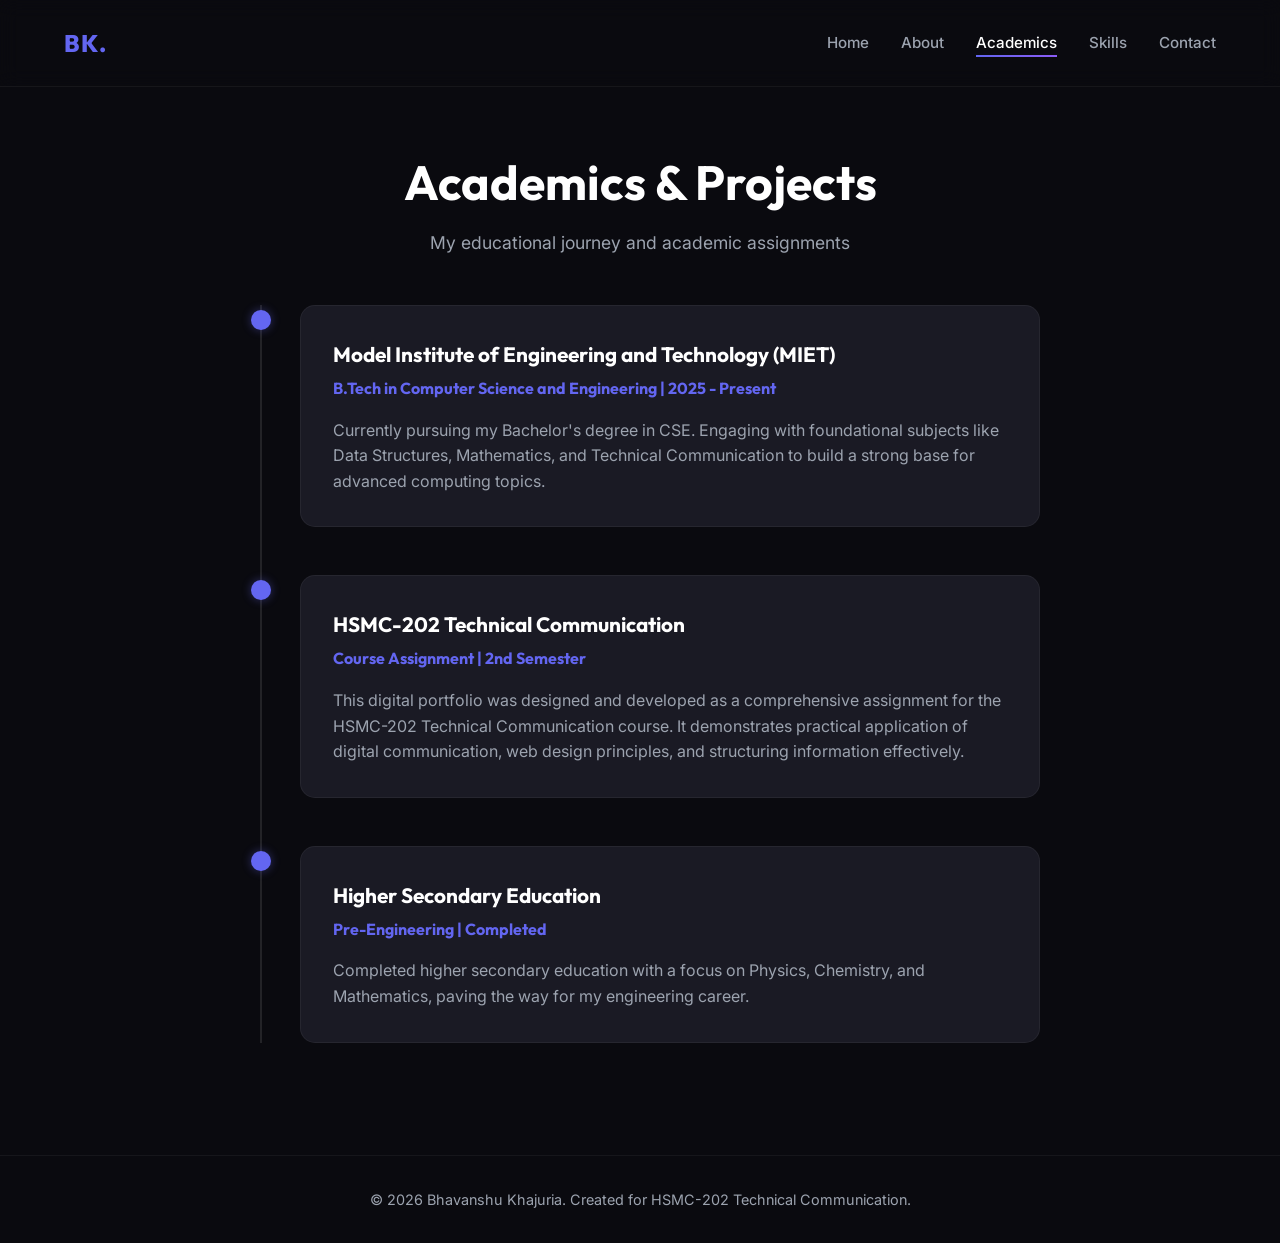
<file: academics.html>
<!DOCTYPE html>
<html lang="en">
<head>
    <meta charset="UTF-8">
    <meta name="viewport" content="width=device-width, initial-scale=1.0">
    <title>Academics & Projects | Bhavanshu Khajuria</title>
    <link rel="stylesheet" href="styles.css">
    <link rel="stylesheet" href="https://cdnjs.cloudflare.com/ajax/libs/font-awesome/6.4.0/css/all.min.css">
</head>
<body>
    <nav>
        <div class="logo">BK.</div>
        <ul class="nav-links">
            <li><a href="index.html">Home</a></li>
            <li><a href="about.html">About</a></li>
            <li><a href="academics.html" class="active">Academics</a></li>
            <li><a href="skills.html">Skills</a></li>
            <li><a href="contact.html">Contact</a></li>
        </ul>
    </nav>

    <main>
        <div class="container">
            <div class="page-header">
                <h1>Academics & <span>Projects</span></h1>
                <p>My educational journey and academic assignments</p>
            </div>

            <div class="timeline">
                <div class="timeline-item">
                    <div class="timeline-dot"></div>
                    <div class="card timeline-content">
                        <h3>Model Institute of Engineering and Technology (MIET)</h3>
                        <h4>B.Tech in Computer Science and Engineering | 2025 - Present</h4>
                        <p>Currently pursuing my Bachelor's degree in CSE. Engaging with foundational subjects like Data Structures, Mathematics, and Technical Communication to build a strong base for advanced computing topics.</p>
                    </div>
                </div>

                <div class="timeline-item">
                    <div class="timeline-dot"></div>
                    <div class="card timeline-content">
                        <h3>HSMC-202 Technical Communication</h3>
                        <h4>Course Assignment | 2nd Semester</h4>
                        <p>This digital portfolio was designed and developed as a comprehensive assignment for the HSMC-202 Technical Communication course. It demonstrates practical application of digital communication, web design principles, and structuring information effectively.</p>
                    </div>
                </div>

                <div class="timeline-item">
                    <div class="timeline-dot"></div>
                    <div class="card timeline-content">
                        <h3>Higher Secondary Education</h3>
                        <h4>Pre-Engineering | Completed</h4>
                        <p>Completed higher secondary education with a focus on Physics, Chemistry, and Mathematics, paving the way for my engineering career.</p>
                    </div>
                </div>
            </div>
        </div>
    </main>

    <footer>
        <p>&copy; 2026 Bhavanshu Khajuria. Created for HSMC-202 Technical Communication.</p>
    </footer>
</body>
</html>
</file>
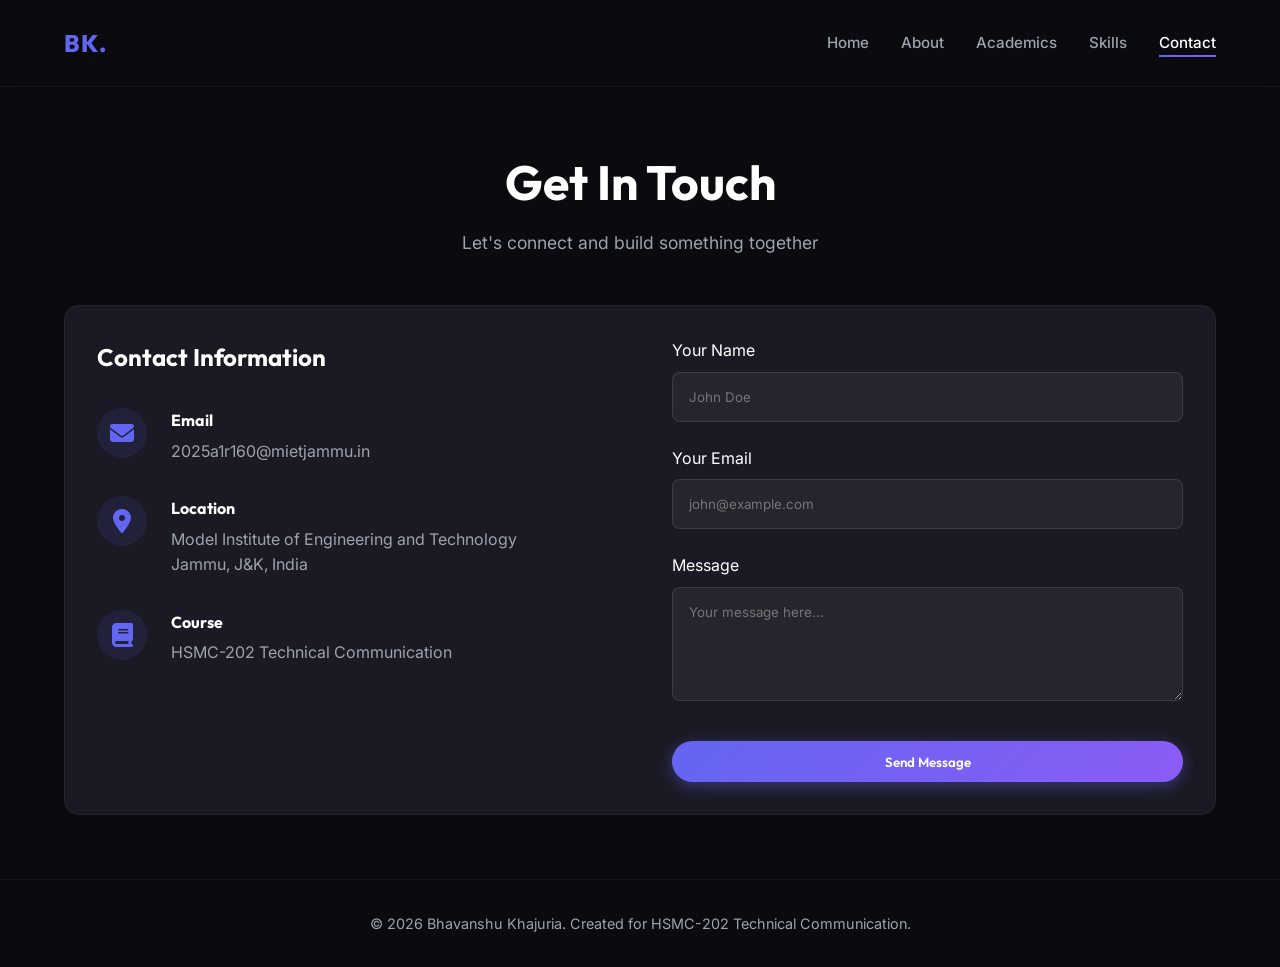
<file: contact.html>
<!DOCTYPE html>
<html lang="en">
<head>
    <meta charset="UTF-8">
    <meta name="viewport" content="width=device-width, initial-scale=1.0">
    <title>Contact | Bhavanshu Khajuria</title>
    <link rel="stylesheet" href="styles.css">
    <link rel="stylesheet" href="https://cdnjs.cloudflare.com/ajax/libs/font-awesome/6.4.0/css/all.min.css">
</head>
<body>
    <nav>
        <div class="logo">BK.</div>
        <ul class="nav-links">
            <li><a href="index.html">Home</a></li>
            <li><a href="about.html">About</a></li>
            <li><a href="academics.html">Academics</a></li>
            <li><a href="skills.html">Skills</a></li>
            <li><a href="contact.html" class="active">Contact</a></li>
        </ul>
    </nav>

    <main>
        <div class="container">
            <div class="page-header">
                <h1>Get In <span>Touch</span></h1>
                <p>Let's connect and build something together</p>
            </div>

            <div class="card contact-wrapper">
                <div class="contact-info">
                    <h3 style="margin-bottom: 2rem; font-size: 1.5rem;">Contact Information</h3>
                    
                    <div class="info-item">
                        <div class="info-icon">
                            <i class="fas fa-envelope"></i>
                        </div>
                        <div class="info-text">
                            <h4>Email</h4>
                            <p>2025a1r160@mietjammu.in</p>
                        </div>
                    </div>

                    <div class="info-item">
                        <div class="info-icon">
                            <i class="fas fa-map-marker-alt"></i>
                        </div>
                        <div class="info-text">
                            <h4>Location</h4>
                            <p>Model Institute of Engineering and Technology<br>Jammu, J&K, India</p>
                        </div>
                    </div>

                    <div class="info-item">
                        <div class="info-icon">
                            <i class="fas fa-book"></i>
                        </div>
                        <div class="info-text">
                            <h4>Course</h4>
                            <p>HSMC-202 Technical Communication</p>
                        </div>
                    </div>
                </div>

                <div class="contact-form-container">
                    <form class="contact-form" onsubmit="event.preventDefault(); alert('Message sent! (Mock implementation)');">
                        <div class="form-group">
                            <label for="name">Your Name</label>
                            <input type="text" id="name" placeholder="John Doe" required>
                        </div>
                        
                        <div class="form-group">
                            <label for="email">Your Email</label>
                            <input type="email" id="email" placeholder="john@example.com" required>
                        </div>
                        
                        <div class="form-group">
                            <label for="message">Message</label>
                            <textarea id="message" rows="5" placeholder="Your message here..." required></textarea>
                        </div>
                        
                        <button type="submit" class="btn btn-primary" style="border: none; width: 100%; margin-top: 1rem;">Send Message</button>
                    </form>
                </div>
            </div>
        </div>
    </main>

    <footer>
        <p>&copy; 2026 Bhavanshu Khajuria. Created for HSMC-202 Technical Communication.</p>
    </footer>
</body>
</html>
</file>
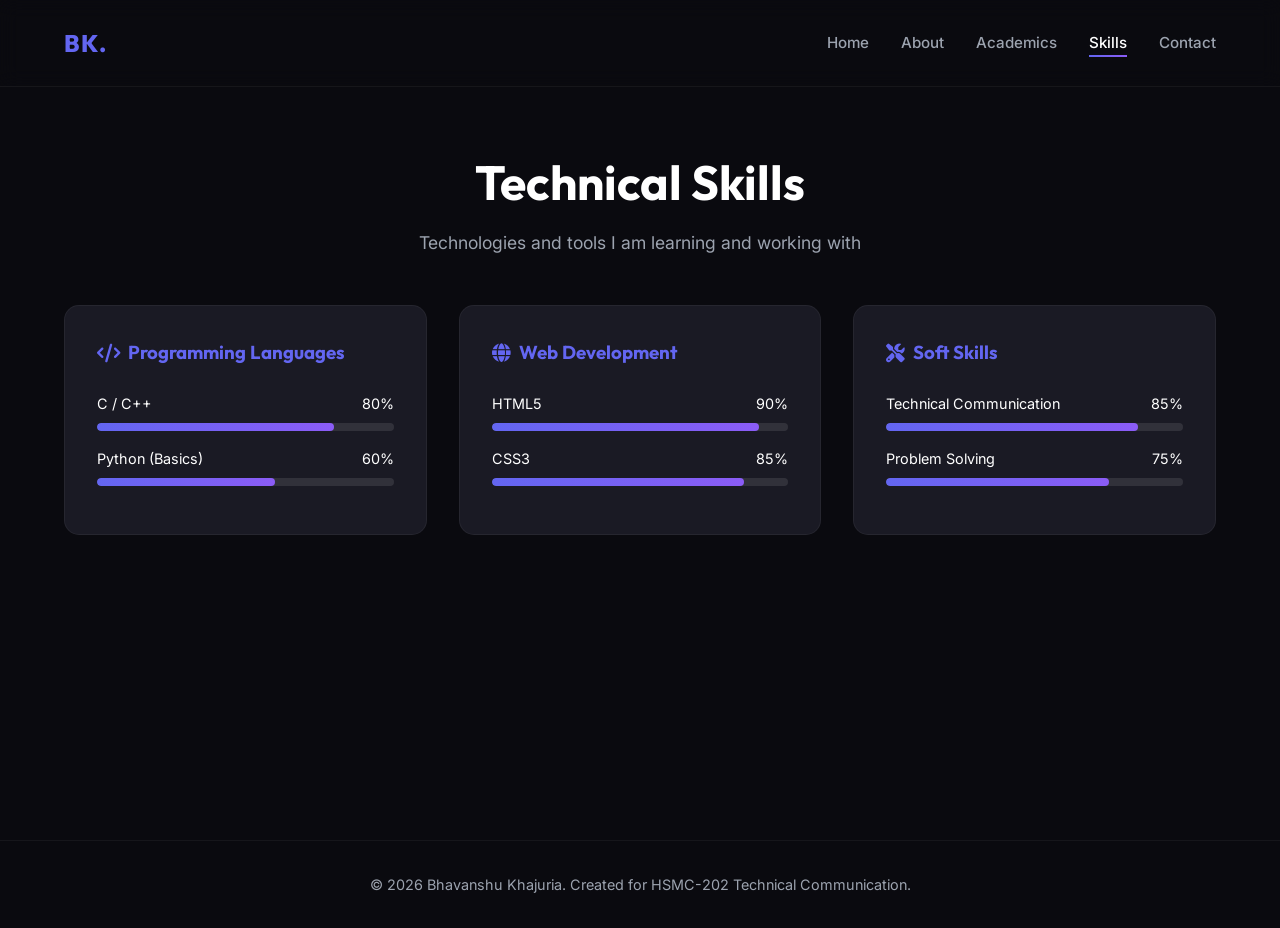
<file: skills.html>
<!DOCTYPE html>
<html lang="en">
<head>
    <meta charset="UTF-8">
    <meta name="viewport" content="width=device-width, initial-scale=1.0">
    <title>Skills | Bhavanshu Khajuria</title>
    <link rel="stylesheet" href="styles.css">
    <link rel="stylesheet" href="https://cdnjs.cloudflare.com/ajax/libs/font-awesome/6.4.0/css/all.min.css">
</head>
<body>
    <nav>
        <div class="logo">BK.</div>
        <ul class="nav-links">
            <li><a href="index.html">Home</a></li>
            <li><a href="about.html">About</a></li>
            <li><a href="academics.html">Academics</a></li>
            <li><a href="skills.html" class="active">Skills</a></li>
            <li><a href="contact.html">Contact</a></li>
        </ul>
    </nav>

    <main>
        <div class="container">
            <div class="page-header">
                <h1>Technical <span>Skills</span></h1>
                <p>Technologies and tools I am learning and working with</p>
            </div>

            <div class="skills-grid">
                <div class="card skill-category">
                    <h3><i class="fas fa-code"></i> Programming Languages</h3>
                    
                    <div class="skill-item">
                        <div class="skill-header">
                            <span>C / C++</span>
                            <span>80%</span>
                        </div>
                        <div class="skill-bar">
                            <div class="skill-progress" style="width: 80%"></div>
                        </div>
                    </div>

                    <div class="skill-item">
                        <div class="skill-header">
                            <span>Python (Basics)</span>
                            <span>60%</span>
                        </div>
                        <div class="skill-bar">
                            <div class="skill-progress" style="width: 60%"></div>
                        </div>
                    </div>
                </div>

                <div class="card skill-category">
                    <h3><i class="fas fa-globe"></i> Web Development</h3>
                    
                    <div class="skill-item">
                        <div class="skill-header">
                            <span>HTML5</span>
                            <span>90%</span>
                        </div>
                        <div class="skill-bar">
                            <div class="skill-progress" style="width: 90%"></div>
                        </div>
                    </div>

                    <div class="skill-item">
                        <div class="skill-header">
                            <span>CSS3</span>
                            <span>85%</span>
                        </div>
                        <div class="skill-bar">
                            <div class="skill-progress" style="width: 85%"></div>
                        </div>
                    </div>
                </div>

                <div class="card skill-category">
                    <h3><i class="fas fa-tools"></i> Soft Skills</h3>
                    
                    <div class="skill-item">
                        <div class="skill-header">
                            <span>Technical Communication</span>
                            <span>85%</span>
                        </div>
                        <div class="skill-bar">
                            <div class="skill-progress" style="width: 85%"></div>
                        </div>
                    </div>

                    <div class="skill-item">
                        <div class="skill-header">
                            <span>Problem Solving</span>
                            <span>75%</span>
                        </div>
                        <div class="skill-bar">
                            <div class="skill-progress" style="width: 75%"></div>
                        </div>
                    </div>
                </div>
            </div>
        </div>
    </main>

    <footer>
        <p>&copy; 2026 Bhavanshu Khajuria. Created for HSMC-202 Technical Communication.</p>
    </footer>
</body>
</html>
</file>
<file: styles.css>
@import url('https://fonts.googleapis.com/css2?family=Inter:wght@300;400;500;600&family=Outfit:wght@400;600;700;800&display=swap');

:root {
    --bg-color: #0a0a0f;
    --surface-color: #1a1a24;
    --primary-color: #6366f1;
    --primary-glow: rgba(99, 102, 241, 0.4);
    --secondary-color: #8b5cf6;
    --text-primary: #ffffff;
    --text-secondary: #9ca3af;
    --accent: #10b981;
}

* {
    margin: 0;
    padding: 0;
    box-sizing: border-box;
}

body {
    font-family: 'Inter', sans-serif;
    background-color: var(--bg-color);
    color: var(--text-primary);
    line-height: 1.6;
    overflow-x: hidden;
}

h1, h2, h3, h4, h5, h6, .logo {
    font-family: 'Outfit', sans-serif;
}

a {
    text-decoration: none;
    color: inherit;
}

/* Navbar */
nav {
    display: flex;
    justify-content: space-between;
    align-items: center;
    padding: 1.5rem 5%;
    background-color: rgba(10, 10, 15, 0.8);
    backdrop-filter: blur(10px);
    position: fixed;
    width: 100%;
    top: 0;
    z-index: 1000;
    border-bottom: 1px solid rgba(255, 255, 255, 0.05);
}

.logo {
    font-size: 1.5rem;
    font-weight: 800;
    color: var(--primary-color);
    letter-spacing: 1px;
}

.nav-links {
    display: flex;
    gap: 2rem;
    list-style: none;
}

.nav-links li a {
    font-size: 0.95rem;
    font-weight: 500;
    color: var(--text-secondary);
    transition: color 0.3s ease;
    position: relative;
}

.nav-links li a:hover,
.nav-links li a.active {
    color: var(--text-primary);
}

.nav-links li a::after {
    content: '';
    position: absolute;
    bottom: -5px;
    left: 0;
    width: 0;
    height: 2px;
    background: linear-gradient(90deg, var(--primary-color), var(--secondary-color));
    transition: width 0.3s ease;
}

.nav-links li a:hover::after,
.nav-links li a.active::after {
    width: 100%;
}

/* Main Layout */
main {
    margin-top: 80px;
    min-height: calc(100vh - 80px - 60px);
    padding: 4rem 5%;
}

.container {
    max-width: 1200px;
    margin: 0 auto;
}

/* Hero Section (Index) */
.hero {
    display: flex;
    align-items: center;
    justify-content: space-between;
    min-height: 70vh;
    gap: 4rem;
}

.hero-content {
    flex: 1;
}

.hero-content h2 {
    font-size: 1.2rem;
    color: var(--primary-color);
    margin-bottom: 1rem;
    text-transform: uppercase;
    letter-spacing: 2px;
}

.hero-content h1 {
    font-size: 4rem;
    line-height: 1.1;
    margin-bottom: 1.5rem;
}

.hero-content h1 span {
    background: linear-gradient(to right, var(--primary-color), var(--secondary-color));
    -webkit-background-clip: text;
    -webkit-text-fill-color: transparent;
}

.hero-content p {
    font-size: 1.1rem;
    color: var(--text-secondary);
    margin-bottom: 2rem;
    max-width: 600px;
}

.btn {
    display: inline-block;
    padding: 0.8rem 2rem;
    border-radius: 30px;
    font-weight: 600;
    font-family: 'Outfit', sans-serif;
    transition: all 0.3s ease;
    cursor: pointer;
}

.btn-primary {
    background: linear-gradient(135deg, var(--primary-color), var(--secondary-color));
    color: white;
    box-shadow: 0 4px 15px var(--primary-glow);
}

.btn-primary:hover {
    transform: translateY(-2px);
    box-shadow: 0 6px 20px var(--primary-glow);
}

.btn-secondary {
    background: transparent;
    border: 1px solid var(--primary-color);
    color: var(--text-primary);
    margin-left: 1rem;
}

.btn-secondary:hover {
    background: rgba(99, 102, 241, 0.1);
}

.hero-image {
    flex: 1;
    display: flex;
    justify-content: center;
    position: relative;
}

.hero-image::before {
    content: '';
    position: absolute;
    width: 300px;
    height: 300px;
    background: var(--primary-color);
    filter: blur(100px);
    opacity: 0.3;
    border-radius: 50%;
    z-index: -1;
}

.hero-image img {
    max-width: 100%;
    border-radius: 20px;
    box-shadow: 0 20px 40px rgba(0,0,0,0.4);
    border: 1px solid rgba(255,255,255,0.05);
}

/* Page Headers */
.page-header {
    text-align: center;
    margin-bottom: 3rem;
}

.page-header h1 {
    font-size: 3rem;
    margin-bottom: 0.5rem;
}

.page-header p {
    color: var(--text-secondary);
    font-size: 1.1rem;
}

/* Cards & Sections */
.card {
    background-color: var(--surface-color);
    border-radius: 15px;
    padding: 2rem;
    border: 1px solid rgba(255,255,255,0.05);
    transition: transform 0.3s ease, box-shadow 0.3s ease;
}

.card:hover {
    transform: translateY(-5px);
    box-shadow: 0 10px 30px rgba(0,0,0,0.5);
    border-color: rgba(99, 102, 241, 0.3);
}

/* About Page */
.about-grid {
    display: grid;
    grid-template-columns: 1fr 2fr;
    gap: 3rem;
    align-items: start;
}

.about-details ul {
    list-style: none;
    margin-top: 1.5rem;
}

.about-details li {
    margin-bottom: 1rem;
    display: flex;
    align-items: center;
    gap: 1rem;
}

.about-details i {
    color: var(--primary-color);
    font-size: 1.2rem;
}

/* Skills Page */
.skills-grid {
    display: grid;
    grid-template-columns: repeat(auto-fit, minmax(250px, 1fr));
    gap: 2rem;
}

.skill-category h3 {
    margin-bottom: 1.5rem;
    color: var(--primary-color);
    display: flex;
    align-items: center;
    gap: 0.5rem;
}

.skill-item {
    margin-bottom: 1rem;
}

.skill-header {
    display: flex;
    justify-content: space-between;
    margin-bottom: 0.5rem;
    font-size: 0.9rem;
}

.skill-bar {
    height: 8px;
    background-color: rgba(255,255,255,0.1);
    border-radius: 4px;
    overflow: hidden;
}

.skill-progress {
    height: 100%;
    background: linear-gradient(90deg, var(--primary-color), var(--secondary-color));
    border-radius: 4px;
}

/* Academics/Projects Page */
.timeline {
    position: relative;
    max-width: 800px;
    margin: 0 auto;
}

.timeline::before {
    content: '';
    position: absolute;
    width: 2px;
    background: rgba(255,255,255,0.1);
    top: 0;
    bottom: 0;
    left: 20px;
}

.timeline-item {
    position: relative;
    padding-left: 60px;
    margin-bottom: 3rem;
}

.timeline-dot {
    position: absolute;
    left: 11px;
    top: 5px;
    width: 20px;
    height: 20px;
    background: var(--primary-color);
    border-radius: 50%;
    box-shadow: 0 0 10px var(--primary-glow);
}

.timeline-content h3 {
    font-size: 1.3rem;
    margin-bottom: 0.3rem;
}

.timeline-content h4 {
    color: var(--primary-color);
    font-size: 1rem;
    margin-bottom: 1rem;
}

.timeline-content p {
    color: var(--text-secondary);
}

/* Contact Page */
.contact-wrapper {
    display: grid;
    grid-template-columns: 1fr 1fr;
    gap: 4rem;
}

.contact-info .info-item {
    display: flex;
    align-items: flex-start;
    gap: 1.5rem;
    margin-bottom: 2rem;
}

.info-icon {
    width: 50px;
    height: 50px;
    background: rgba(99, 102, 241, 0.1);
    border-radius: 50%;
    display: flex;
    align-items: center;
    justify-content: center;
    color: var(--primary-color);
    font-size: 1.5rem;
}

.info-text h4 {
    margin-bottom: 0.3rem;
}

.info-text p {
    color: var(--text-secondary);
}

.contact-form {
    display: flex;
    flex-direction: column;
    gap: 1.5rem;
}

.form-group {
    display: flex;
    flex-direction: column;
    gap: 0.5rem;
}

.form-group input,
.form-group textarea {
    padding: 1rem;
    background: rgba(255,255,255,0.05);
    border: 1px solid rgba(255,255,255,0.1);
    border-radius: 8px;
    color: white;
    font-family: 'Inter', sans-serif;
    transition: all 0.3s ease;
}

.form-group input:focus,
.form-group textarea:focus {
    outline: none;
    border-color: var(--primary-color);
    background: rgba(255,255,255,0.08);
}

/* Footer */
footer {
    text-align: center;
    padding: 2rem;
    border-top: 1px solid rgba(255,255,255,0.05);
    color: var(--text-secondary);
    font-size: 0.9rem;
}

/* Responsive Design */
@media (max-width: 768px) {
    .nav-links {
        display: none; /* In a real app, add a hamburger menu */
    }
    
    .hero {
        flex-direction: column;
        text-align: center;
        margin-top: 2rem;
    }
    
    .hero-content h1 {
        font-size: 3rem;
    }
    
    .btn-secondary {
        margin-left: 0;
        margin-top: 1rem;
    }
    
    .about-grid, .contact-wrapper {
        grid-template-columns: 1fr;
    }
}
</file>
